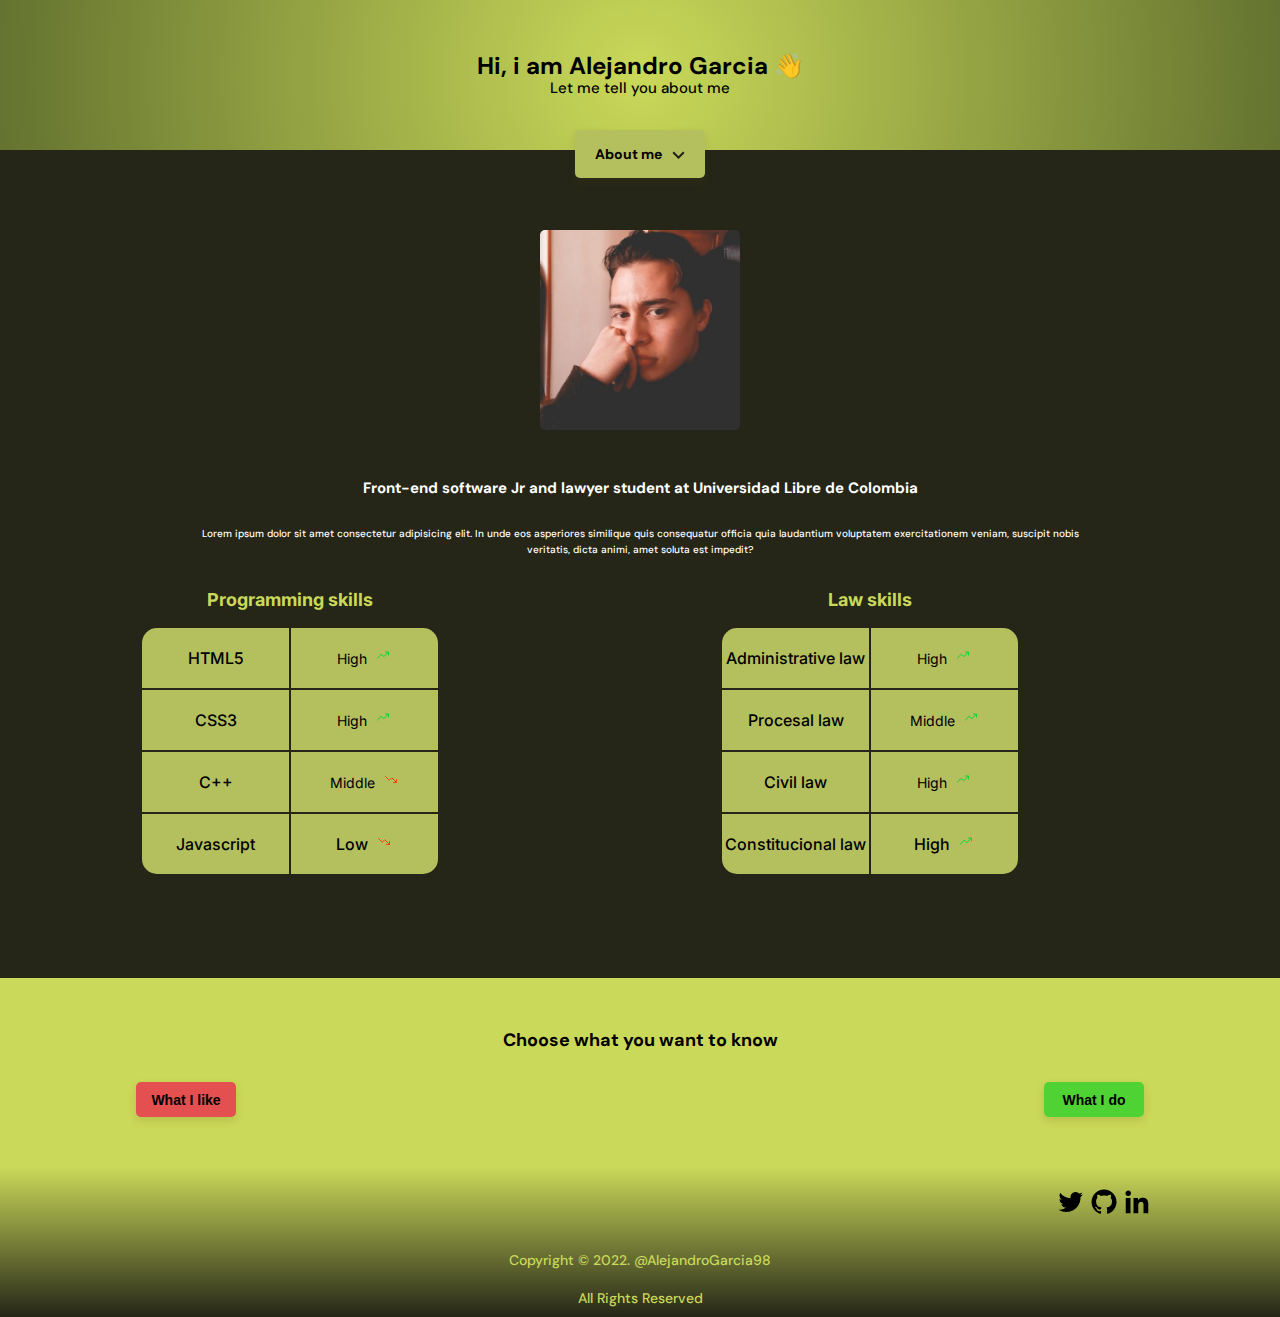
<file: index.html>
<!DOCTYPE html>
<html lang="en">
<head>
    <meta charset="UTF-8">
    <meta http-equiv="X-UA-Compatible" content="IE=edge">
    <meta name="viewport" content="width=device-width, initial-scale=1.0">
    <title>Curriculum vitae</title>
    <link href="https://fonts.googleapis.com/css2?family=DM+Sans:wght@400;500;700&family=Inter:wght@300;500&display=swap" rel="stylesheet">
    <link rel="stylesheet" href="./styles.css">
</head>
<body>
    <header class="header-principal-section">
        <div class="header--title-container">
            <h1>Hi, i am Alejandro Garcia 👋</h1>
            <p>Let me tell you about me</p>
            <a href="#About" class="header--bottom">About me<span></span></a>
        </div>
    </header>
    <main class="main-principal-section">
        <section class="main-exchange-container">
            <div class="backgroundimg"></div>
            <div class="main-exchange-container--tittle">
                <h2>Front-end software Jr and lawyer student at Universidad Libre de Colombia</h2>
                <p>Lorem ipsum dolor sit amet consectetur adipisicing elit. In unde eos asperiores similique quis consequatur officia quia laudantium voluptatem exercitationem veniam, suscipit nobis veritatis, dicta animi, amet soluta est impedit?</p>
            </div>
            <section class="main-table-container">
                <div class="main-currency-table">
                    <p class="currency-table--tittle">Programming skills</p>
                    <div class="currency-table--container">
                        <table>
                            <tr>
                                <td class="table__top-left">HTML5</td>
                                <td class="table__top-right table-right">High<span class="up"></span></td>
                            </tr>
                            <tr>
                                <td>CSS3</td>
                                <td class="table-right">High<span class="up"></span></td>
                            </tr>
                            <tr>
                                <td>C++</td>
                                <td class="table-right">Middle<span class="down"></span></td>
                            </tr>
                            <tr>
                                <td class="table__bottom-left">Javascript</td>
                                <td class="table__bottom-right">Low<span class="down"></span></td>
                            </tr>
                        </table>
                    </div>
                </div>
                <div class="main-currency-table">
                    <p class="currency-table--tittle">Law skills</p>
                    <div class="currency-table--container">
                        <table>
                            <tr>
                                <td class="table__top-left">Administrative law</td>
                                <td class="table__top-right table-right">High<span class="up"></span></td>
                            </tr>
                            <tr>
                                <td>Procesal law</td>
                                <td class="table-right">Middle<span class="up"></span></td>
                            </tr>
                            <tr>
                                <td>Civil law</td>
                                <td class="table-right">High<span class="up"></span></td>
                            </tr>
                            <tr>
                                <td class="table__bottom-left">Constitucional law</td>
                                <td class="table__bottom-right">High<span class="up"></span></td>
                            </tr>
                        </table>
                    </div>
                </div>
            </section>
        </section>
        <section id="About" class="main-final-container">
            <div class="main-description-container">
                <h3>Choose what you want to know</h3>
                <div class="buttons-container">
                    <button class="whatilike-button">
                        <a href="./whatilike.html">What I like</a>
                    </button>
                    <button class="whatido-button">
                        <a href="./whatido.html">What I do</a>
                    </button>
                </div>
            </div>
        </section>
    </main>
    <footer>
        <section class="footer-icons-container">
            <div class="icons">
                <a href="https://twitter.com/AlejoGarcia098"><img src="./Img/twitter-logo-24.png" alt=""></a>
                <a href="https://github.com/AlejandroGarcia98"><img src="./Img/github-logo-24.png" alt=""></a>
                <a href="https://www.linkedin.com/in/juan-alejandro-garc%C3%ADa-calvo-72072b232/"><img src="./Img/linkedin-logo-24.png" alt=""></a>
            </div>
        </section>
        <section class="Description">
            <p>Copyright © 2022. @AlejandroGarcia98</p>
            <p>All Rights Reserved</p>
        </section>
    </footer>
</body>
</html>
</file>
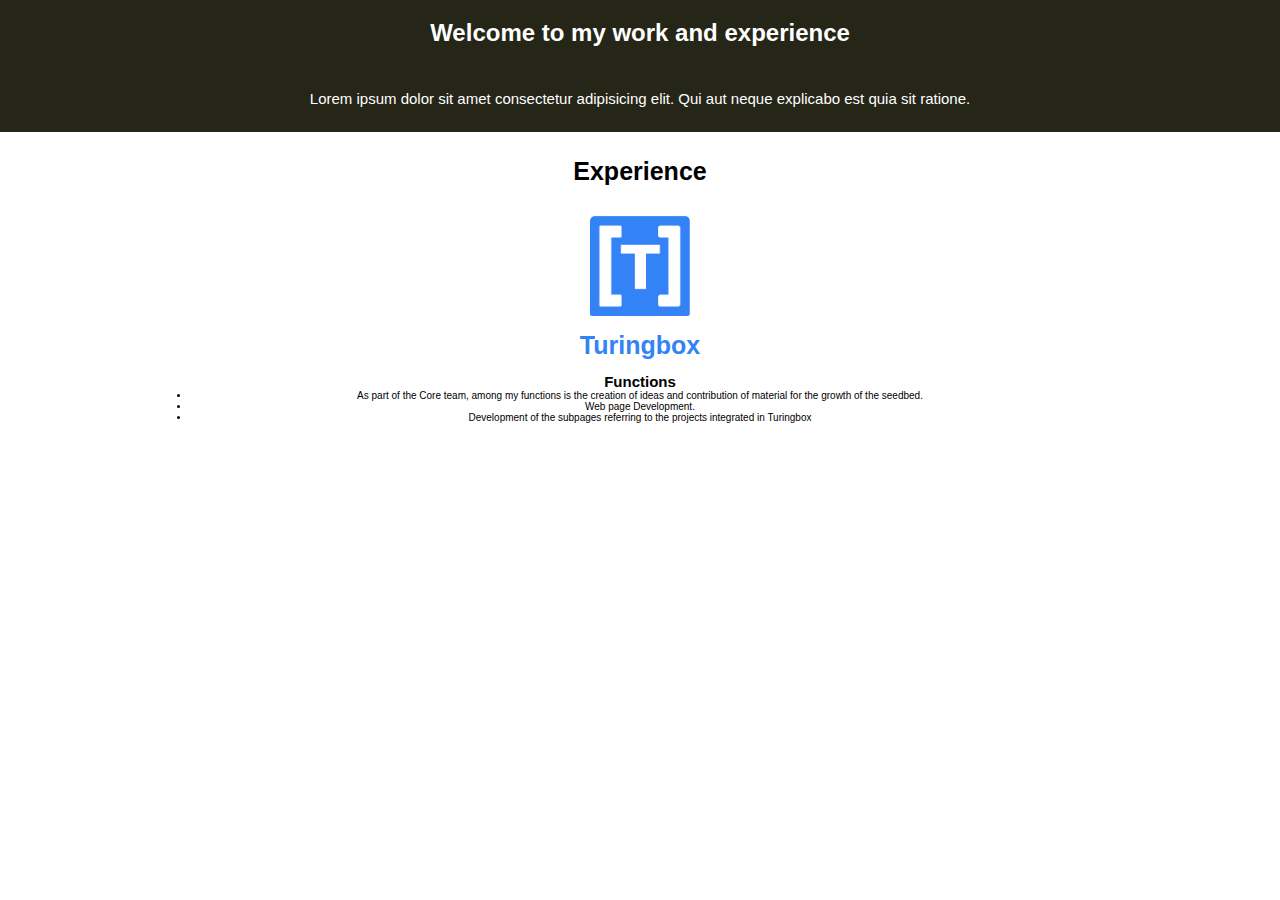
<file: whatido.html>
<!DOCTYPE html>
<html lang="en">
<head>
    <meta charset="UTF-8">
    <meta http-equiv="X-UA-Compatible" content="IE=edge">
    <meta name="viewport" content="width=device-width, initial-scale=1.0">
    <title>Whatido</title>
    <link rel="stylesheet" href="./styles.css">
</head>
<body>
    <header class="header--principal-section--whatido">
        <div class="header--title-whatido-container">
            <h3>Welcome to my work and experience</h3>
            <p>Lorem ipsum dolor sit amet consectetur adipisicing elit. Qui aut neque explicabo est quia sit ratione.</p>
        </div>
    </header>
    <main class="main-principal-section-whatido">
        <div class="main-exchange-whatido-container">
            <section class="main-experience-container">
                <div class="main-turing-experience">
                    <h1>Experience</h1>
                    <div class="about-turing">
                        <img src="./Img/favicon.png" alt="">
                        <p>Turingbox</p>
                    </div>
                    <div class="about-my-fuctions-turing">
                        <h2>Functions</h2>
                        <ul>
                            <li>
                                <p>As part of the Core team, among my functions is the creation of ideas and contribution of material for the growth of the seedbed.</p>
                            </li>
                            <li>
                                <p>Web page Development.</p>
                            </li>
                            <li>
                                <p>Development of the subpages referring to the projects integrated in Turingbox</p>
                            </li>
                        </ul>
                    </div>
                </div>
                <div class="About-notaria-container">
                    <h4></h4>
                    <div>
                        <p></p>
                        <p></p>
                    </div>
                </div>
            </section>
            <section></section>
            <section></section>
        </div>
    </main>
</body>
</html>
</file>
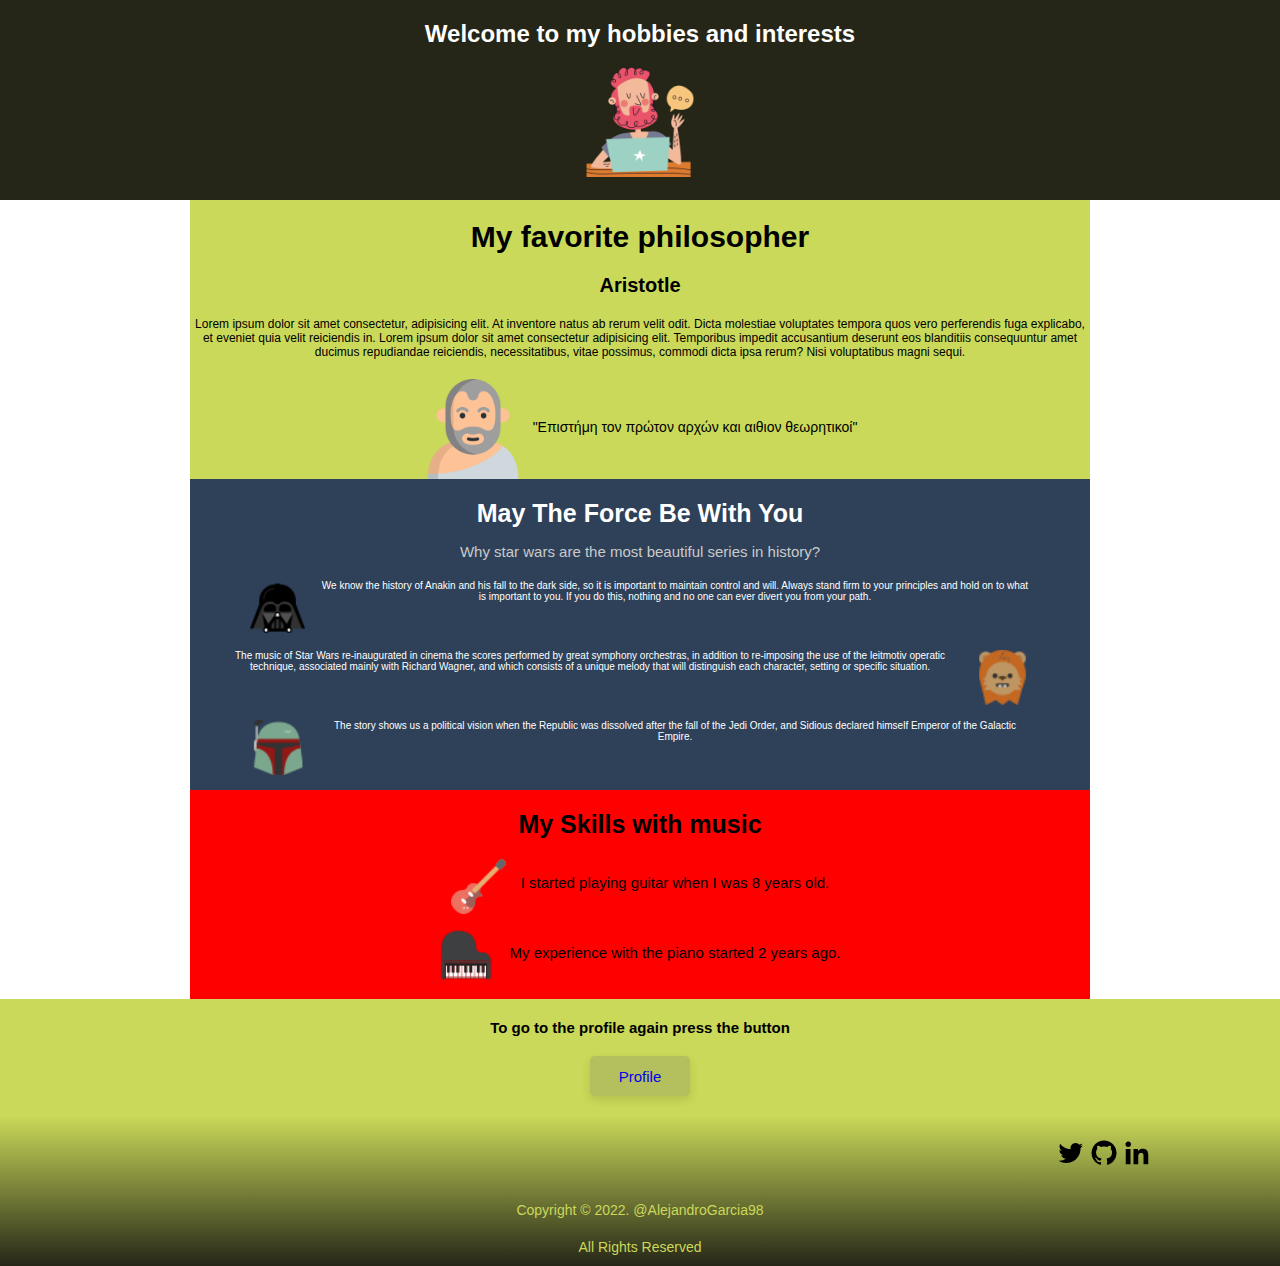
<file: whatilike.html>
<!DOCTYPE html>
<html lang="en">
<head>
    <meta charset="UTF-8">
    <meta http-equiv="X-UA-Compatible" content="IE=edge">
    <meta name="viewport" content="width=device-width, initial-scale=1.0">
    <title>What i like</title>
    <link rel="stylesheet" href="./styles.css">
</head>
<body>
    <header class="header--principal-section--whatilike">
        <div class="header--title-whatilike-container">
            <h3>Welcome to my hobbies and interests</h3>
            <img src="./Img/videollamada.png" alt="">
        </div>
    </header>
    <main class="main-principal-section-whatilike">
        <section class="main-philosopher-container">
            <div class="main-philosopher--tittle">
                <h4 class="">My favorite philosopher</h4>
            </div>
            <div class="main-philosopher-text-container">
                <h1>Aristotle</h1>
                <p class="description">Lorem ipsum dolor sit amet consectetur, adipisicing elit. At inventore natus ab rerum velit odit. Dicta molestiae voluptates tempora quos vero perferendis fuga explicabo, et eveniet quia velit reiciendis in. Lorem ipsum dolor sit amet consectetur adipisicing elit. Temporibus impedit accusantium deserunt eos blanditiis consequuntur amet ducimus repudiandae reiciendis, necessitatibus, vitae possimus, commodi dicta ipsa rerum? Nisi voluptatibus magni sequi.</p>
            </div>
            <div class="main-philosopher--img-container">
                <img src="./Img/aristotle.png" alt="">
                <p> "Επιστήμη τον πρώτον αρχών και αιθιον θεωρητικοί"</p>
            </div>
        </section>
        <section class="main-starwars-container">
            <div class="main-starwars-tittle">
                <h1>May The Force Be With You</h1>
                <p>Why star wars are the most beautiful series in history?</p>
            </div>
            <div class="main-starwars-text-container">
                <img src="./Img/1626615_darth_vader_anakin_jedi_sith_icon.png" alt="">
                <p>We know the history of Anakin and his fall to the dark side, so it is important to maintain control and will. Always stand firm to your principles and hold on to what is important to you. If you do this, nothing and no one can ever divert you from your path.</p>
            </div>
            <div class="main-starwars-text-container">
                <p>The music of Star Wars re-inaugurated in cinema the scores performed by great symphony orchestras, in addition to re-imposing the use of the leitmotiv operatic technique, associated mainly with Richard Wagner, and which consists of a unique melody that will distinguish each character, setting or specific situation.</p>
                <img src="./Img/1626617_ewok_endor_star wars_wicket_icon.png" alt="">
            </div>
            <div class="main-starwars-text-container">
                <img src="./Img/1626610_boba_fett_hunter_mandalorian_star wars_icon.png" alt="">
                <p>The story shows us a political vision when the Republic was dissolved after the fall of the Jedi Order, and Sidious declared himself Emperor of the Galactic Empire.</p>
            </div>
        </section>
        <section class="main-music-container">
            <div class="main-music-tittle">
                <h1>My Skills with music</h1>
            </div>
            <div class="main-music-text-container">
                <img src="./Img/416380_bass_gibson_guitar_icon.png" alt="">
                <p>I started playing guitar when I was 8 years old.</p>
            </div>
            <div class="main-music-text-container">
                <img src="./Img/1385331_casio_keyboard_keyboard piano_music_piano_icon.png" alt="">
                <p>My experience with the piano started 2 years ago.</p>
            </div>
        </section>
        <section class="main-button-container">
            <div class="button-container">
                <h1>To go to the profile again press the button</h1>
                <button class="button">
                    <a href="./index.html">Profile</a>
                </button>
            </div>
        </section>
    </main>
    <footer>
        <section class="footer-icons-container">
            <div class="icons">
                <a href="https://twitter.com/AlejoGarcia098"><img src="./Img/twitter-logo-24.png" alt=""></a>
                <a href="https://github.com/AlejandroGarcia98"><img src="./Img/github-logo-24.png" alt=""></a>
                <a href="https://www.linkedin.com/in/juan-alejandro-garc%C3%ADa-calvo-72072b232/"><img src="./Img/linkedin-logo-24.png" alt=""></a>
            </div>
        </section>
        <section class="Description">
            <p>Copyright © 2022. @AlejandroGarcia98</p>
            <p>All Rights Reserved</p>
        </section>
    </footer>
</body>
</html>
</file>
<file: styles.css>
* {
    box-sizing: border-box;
    margin: 0;
    padding: 0;
}

html {
    font-size: 62.5%;
    font-family: 'DM Sans', sans-serif;
}

.header-principal-section {
    position: relative;
    display: flex;
    flex-direction: column;
    justify-content: center;
    width: 100%;
    min-width: 320px;
    height: 150px;
    text-align: center;
    background: radial-gradient(circle, rgba(202,217,89,1) 0%, rgba(100,115,47,1) 100%);
}

.header--title-container {
    width: 90%;
    min-width: 288px;
    max-width: 900px;
    height: auto;
    margin: 0 auto;
}

.header--title-container h1 {
    color: black;
    font-size: 2.4rem;
    font-weight: bold;
    line-height: 2.6rem;
    /* margin-bottom: 20px; */
}

.header--title-container p {
    font-size: 1.5rem;
    font-weight: 500;
    line-height: 1.8rem;
    color: black;
}

.header--title-container .header--bottom {
    position: absolute;
    left: calc(50% - 65px);
    top: 95px;
    display: block;
    margin-top: 35px;
    padding: 15px;
    width: 130px;
    height: 48px;
    background-color: #B4BF5E;

    /*Shadow of buttom*/

    box-shadow: 0px 4px 8px rgba(89, 73, 30, 0.16);
    border: none;
    border-radius: 5px;
    font-size: 1.4rem;
    font-weight: bold;
    text-decoration: none;
    color: black;
}

.header--bottom span {
    display: inline-block;
    width: 13px;
    height: 8px;
    margin-left: 10px;
    background-image: url('./icons/down-arrow.svg');
}

/*============main==================*/

.main-principal-section {
    width: 100%;
    height: auto;
    background-color: #252617;
}

.main-exchange-container {
    width: 100%;
    height: auto;
    padding-top: 80px;
    padding-bottom: 30px;
    text-align: center;
}

.main-exchange-container--tittle {
    width: 90%;
    min-width: 288px;
    max-width: 900px;
    margin: 0 auto;
}

.main-exchange-container .backgroundimg {
    width: 200px;
    height: 200px;
    margin: 0 auto;
    margin-bottom: 50px;
    background-image: url('./Img/foto\ de\ perfil.jpeg');
    background-size: cover;
    background-position: center;
    background-repeat: no-repeat;
    border-radius: 5px;
}

.main-exchange-container h2 {
    margin-bottom: 30px;
    font-size: 1.5rem;
    font-weight: bold;
    line-height: 1.6rem;
    color: white;
}

.main-exchange-container p {
    margin-bottom: 30px;
    font-size: 1rem;
    font-weight: 500;
    line-height: 1.6rem;
    color: white;
}

.main-currency-table {
    width: 70%;
    min-width: 235px;
    max-width: 500px;
    height: 360px;
    margin: 0 40px;
    font-family: 'Inter', sans-serif;
    scroll-snap-align: center;
}

.main-currency-table .currency-table--tittle {
    margin-bottom: 15px;
    font-size: 1.8rem;
    font-weight: bold;
    line-height: 2.3rem;
    color: #CAD959;
}

.main-table-container {
    display: flex;
    height: 360px;
    overflow-x: scroll;
    overscroll-behavior-x: contain;
    scroll-snap-type: x proximity;
}

.currency-table--container {
    width: 90%;
    min-width: 230px;
    max-width: 300px;
    height: 250px;
    margin: 0 auto;
}

.currency-table--container table {
    width: 100%;
    height: 100%;
}

.currency-table--container td {
    width: 50%;
    font-size: 1.6rem;
    font-weight: 500;
    line-height: 1.9rem;
    color: black;
    background-color: #B4BF5E;
}

.currency-table--container .table__top-left {
    border-radius: 15px 0 0 0;
}

.currency-table--container .table__top-right {
    border-radius: 0 15px 0 0;
}

.currency-table--container .table__bottom-right {
    border-radius: 0 0 15px 0;
}

.currency-table--container .table__bottom-left {
    border-radius: 0 0 0 15px;
}

.currency-table--container .table-right {
    font-size: 1.4rem;
    font-weight: normal;
    line-height: 1.7rem;
    color: black;
}

.currency-table--container .up {
    display: inline-block;
    width: 15px;
    height: 15px;
    margin-left: 10px;
    background-image: url('./icons/trending-up.svg');
    background-repeat: no-repeat;
}

.currency-table--container .down {
    display: inline-block;
    width: 15px;
    height: 15px;
    margin-left: 10px;
    background-image: url('./icons/trending-down.svg');
    background-repeat: no-repeat;
}

/*Second container*/

.main-final-container {
    position: relative;
    width: 100%;
    min-width: 320px;
    height: auto;
    padding: 20px 10px;
    background-color: #CAD959;
}

.main-description-container {
    width: 80%;
    height: auto;
    margin: 0 auto;
    text-align: center;
}

.main-description-container h3 {
    font-size: 1.8rem;
    font-weight: bold;
    margin-top: 30px;
    color: black;
}

.main-description-container .buttons-container {
    width: 100%;
    height: 35px;
    display: flex;
    margin-top: 30px;
    justify-content: space-between; 
    margin-bottom: 30px;  
}

.buttons-container .whatilike-button {
    width: 100px;
    background-color: #e44f4f ;
    /*=======shadow=======*/
    box-shadow: 0px 4px 8px rgba(89, 73, 30, 0.16);
    border: none;
    border-radius: 5px;
}

.whatilike-button a {
    text-decoration: none;
    font-size: 1.4rem;
    font-weight:bold;
    color: black;
}

.buttons-container .whatido-button {
    width: 100px;
    background-color: #4fd234;
    /*=======shadow=======*/
    box-shadow: 0px 4px 8px rgba(89, 73, 30, 0.16);
    border: none;
    border-radius: 5px;
}

.whatido-button a {
    text-decoration: none;
    font-size: 1.4rem;
    font-weight:bold;
    color: black;
}

footer {
    display: grid;
    width: 100%;
    height: 150px;
    background: linear-gradient(0deg, rgba(37,38,23,1) 0%, rgba(202,217,89,1) 100%);
    color: #CAD959;
}

footer section {
    display: grid;
    width: 50%;
    justify-content: center;
    align-items: center;
}

footer .footer-icons-container {
    width: 90%;
    height: auto;
    display: flex;
    justify-content: flex-end;
}

.Description {
    width: 100%;
    height: auto;
    text-align: center;
}

.Description p {
    font-size: 1.4rem;
    font-weight: 500;
    font-family: 'DM sans',sans-serif;
}

/*=======================================whatilike-section=========================================================*/

.header--principal-section--whatilike {
    position: relative;
    display: flex;
    flex-direction: column;
    justify-content: center;
    width: 100%;
    min-width: 320px;
    height: 200px;
    text-align: center;
    background-color: #252617;
}

.header--title-whatilike-container h3 {
    padding-bottom: 20px;
    color: white;
    font-size: 2.4rem;
    font-weight: bold;
    line-height: 2.6rem;
}

.header--title-whatilike-container img {
    width: 110px;
    height: 110px;
}

/*====main======*/

.main-principal-section-whatilike {
    width: 100%;
    height: auto;
    background-color: white;
}

.main-philosopher-container {
    width: 100%;
    height: auto;
    min-width: 288px;
    max-width: 900px;
    text-align: center;
    margin: 0 auto;
    background-color: #CAD959;
}

.main-philosopher--tittle {
    width: 90%;
    display: inherit;
    margin: 0 auto;
    padding-top: 20px;
    padding-bottom: 20px;
}

.main-philosopher--tittle h4 {
    font-size: 3rem;
    text-align: center;
    font-weight: bold;
}

.main-philosopher-text-container {
    width: 90%;
    height: auto;
    display: inline;
}

.main-philosopher-text-container h1 {
    font-size: 2rem;
    font-weight: bold;
    padding-bottom: 20px;
}

.main-philosopher-text-container p {
    padding-bottom: 20px;
    max-width: 900px;
    min-width: 288px;
    font-size: 1.2rem;
}

.main-philosopher--img-container {
    width: 100%;
    height: auto;
    display: flex;
    justify-content: center;
}

.main-philosopher--img-container img {
    height: 100px;
    background-repeat: no-repeat;
    padding-left: 10px;
    padding-right: 10px;
}

.main-philosopher--img-container p {
    height: auto;
    padding-right: 10px;
    padding-top: 40px;
    font-size: 1.4rem;
}

/*star wars section*/

.main-starwars-container {
    width: 100%;
    height: auto;
    min-width: 288px;
    max-width: 900px;
    text-align: center;
    margin: 0 auto;
    background-color: #2E4159;
}

.main-starwars-tittle {
    width: 90%;
    display: inherit;
    margin: 0 auto;
    padding-top: 20px;
    padding-bottom: 20px;
}

.main-starwars-tittle h1 {
    font-size: 2.5rem;
    text-align: center;
    font-weight: bold;
    color: white;
}

.main-starwars-tittle p {
    padding-top: 15px;
    font-size: 1.5rem;
    text-align: center;
    color: rgb(202, 202, 202);
}

.main-starwars-text-container {
    width: 90%;
    height: auto;
    display: flex;
    margin: 0 auto;
}

.main-starwars-text-container img {
    height: 70px;
    padding-bottom: 15px;
    padding-left: 15px;
    padding-right: 15px;
}

.main-starwars-text-container p {
    padding-right: 15px;
    padding-bottom: 15px;
    font-size: 1rem;
    color: white;
}

/*=========music section=========*/

.main-music-container {
    width: 100%;
    height: auto;
    min-width: 288px;
    max-width: 900px;
    text-align: center;
    margin: 0 auto;
    background-color: red;
}

.main-music-tittle {
    width: 90%;
    display: inherit;
    margin: 0 auto;
    padding-top: 20px;
    padding-bottom: 20px;
}

.main-music-tittle h1 {
    font-size: 2.5rem;
    text-align: center;
    font-weight: bold;
    color: black;
}

.main-music-text-container {
    width: 90%;
    height: auto;
    display: flex;
    justify-content: center;
    margin: 0 auto;
}

.main-music-text-container img {
    height: 70px;
    padding-bottom: 15px;
    padding-left: 15px;
    padding-right: 15px;
}

.main-music-text-container p {
    padding-top: 15px;
    padding-right: 15px;
    padding-bottom: 15px;
    font-size: 1.5rem;
    color: black;
}

.main-button-container {
    position: relative;
    width: 100%;
    min-width: 320px;
    height: auto;
    padding: 20px 10px;
    background-color: #CAD959;
}

.button-container {
    width: 80%;
    height: auto;
    margin: 0 auto;
    text-align: center;
}

.button-container h1 {
    font-size: 1.5rem;
    font-weight: bold;
    margin-bottom: 20px;
}

.button-container .button {
    width: 100px;
    height: 40px;
    background-color: #B4BF5E;
    /*=======shadow=======*/
    box-shadow: 0px 4px 8px rgba(89, 73, 30, 0.16);
    border: none;
    border-radius: 5px;
}

.button a {
    text-decoration: none;
    font-size: 1.5rem;
}

/*================================================what i do section=========================================*/

.header--principal-section--whatido {
    position: relative;
    display: flex;
    flex-direction: column;
    justify-content: center;
    width: 100%;
    min-width: 320px;
    height: auto;
    text-align: center;
    background-color: #252617;
}

.header--title-whatido-container {
    width: 100%;
    height: auto;
    margin: 0 auto;
}

.header--title-whatido-container h3 {
    padding-top: 20px;
    padding-bottom: 20px;
    color: white;
    font-size: 2.4rem;
    font-weight: bold;
    line-height: 2.6rem;
}

.header--title-whatido-container p {
    padding-top: 20px;
    padding-bottom: 20px;
    color: white;
    font-size: 1.5rem;
    font-weight: 500;
    line-height: 2.6rem;
    margin: 0 20px 0 20px;
}

/*==========main=============*/

.main-principal-section-whatido {
    width: 100%;
    min-width: 320px;
    height: auto;
    background-color: white;
}

.main-exchange-whatido-container {
    width: 100%;
    height: auto;
    padding-top: 20px;
    padding-bottom: 30px;
    text-align: center;
}

.main-experience-container {
    width: 90%;
    height: auto;
    min-width: 288px;
    max-width: 900px;
    text-align: center;
    margin: 0 auto;
}

.main-turing-experience {
    width: 100%;
    height: auto;
}

.main-turing-experience h1 {
    font-size: 2.5rem;
    font-weight: bold;
    color: black;
    padding-top: 5px;
    padding-bottom: 30px;
}

.main-turing-experience .about-turing {
    width: 100%;
    height: auto;
    /* display: flex; */
    justify-content: center;
    align-items: center;
}

.about-turing img {
    width: 100px;
    height: 100%;
    border-radius: 5px;
    padding-bottom: 20px;
}

.about-turing p {
    font-size: 2.5rem;
    font-weight: bold;
    color: #3283f6;
    font-family: 'DM sans',sans-serif;
    line-height: 1.5rem;
    padding-bottom: 20px;
}
</file>
